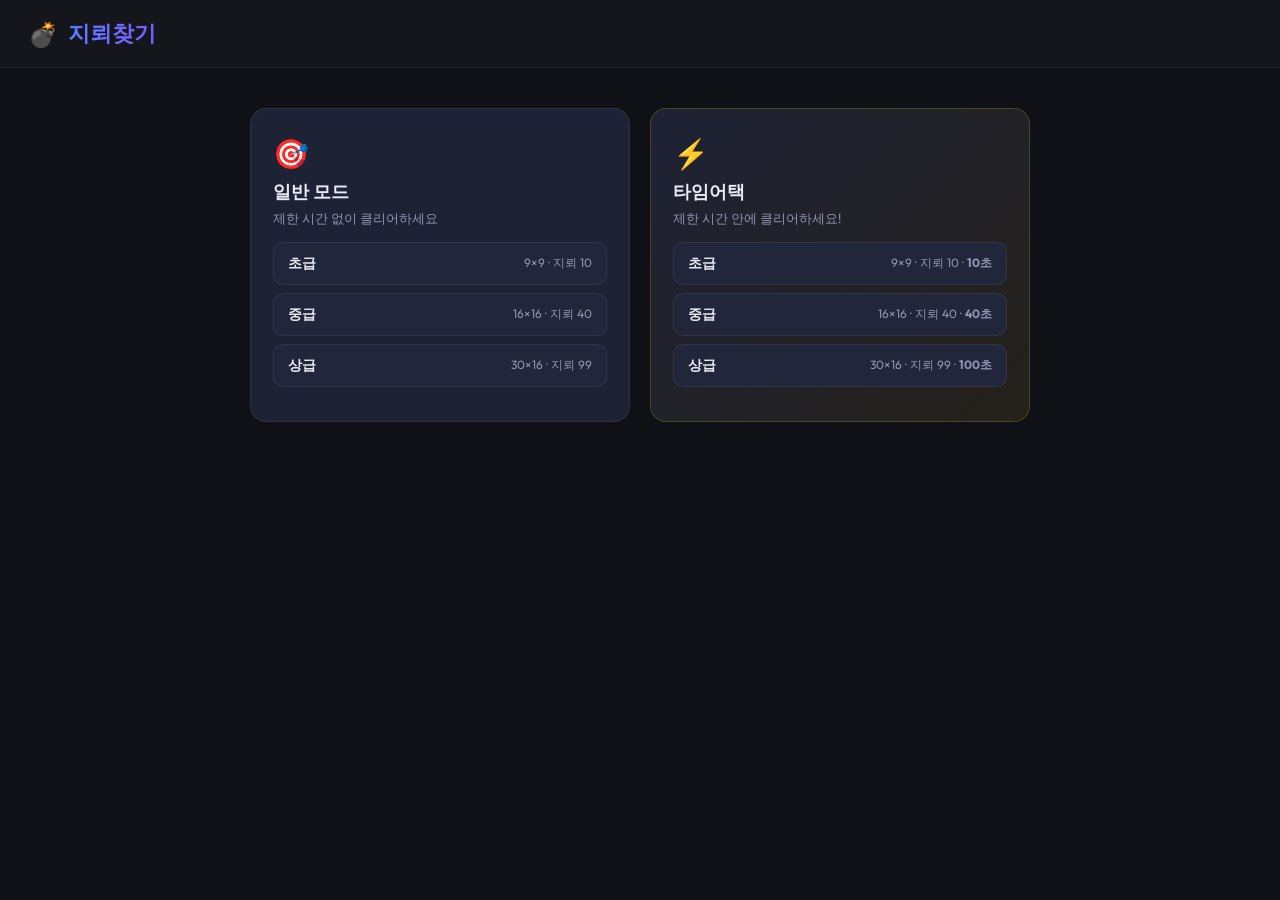
<file: index.html>
<!DOCTYPE html>
<html lang="ko">
<head>
<meta charset="UTF-8">
<meta name="viewport" content="width=device-width, initial-scale=1.0">
<title>지뢰찾기</title>
<link href="https://fonts.googleapis.com/css2?family=Outfit:wght@400;600;700;800&display=swap" rel="stylesheet">
<style>
* { box-sizing: border-box; margin: 0; padding: 0; }

body {
  font-family: 'Outfit', 'Malgun Gothic', sans-serif;
  background: #0f1117;
  color: #e8eaf6;
  min-height: 100vh;
}

/* ─── HEADER ─── */
.header {
  padding: 18px 28px;
  border-bottom: 1px solid rgba(255,255,255,0.07);
  background: rgba(255,255,255,0.02);
  display: flex;
  align-items: center;
  gap: 10px;
}
.logo-mine { font-size: 1.5rem; display: inline-block; animation: sway 3s infinite; }
@keyframes sway { 0%,100%{transform:rotate(-8deg)} 50%{transform:rotate(8deg)} }
.logo-text {
  font-size: 1.4rem; font-weight: 800;
  background: linear-gradient(90deg,#5b7cff,#7c5bff);
  -webkit-background-clip: text; -webkit-text-fill-color: transparent;
  background-clip: text;
}

/* ─── MODE SECTION ─── */
#modeSection {
  max-width: 820px;
  margin: 40px auto;
  padding: 0 20px;
}
.mode-grid {
  display: grid;
  grid-template-columns: 1fr 1fr;
  gap: 20px;
}
@media(max-width:600px){ .mode-grid{ grid-template-columns:1fr; } }
.mode-card {
  background: #1e2235;
  border: 1px solid rgba(255,255,255,0.07);
  border-radius: 16px;
  padding: 26px 22px;
}
.mode-card.ta-card {
  background: linear-gradient(135deg,#1e2235,#25211a);
  border-color: rgba(246,201,14,0.2);
}
.mode-card h2 { font-size: 1.15rem; font-weight: 700; margin: 8px 0 6px; }
.mode-card p  { font-size: 0.82rem; color: #9195b0; margin-bottom: 14px; }
.mode-icon { font-size: 1.8rem; }

.diff-btn {
  display: flex;
  justify-content: space-between;
  align-items: center;
  width: 100%;
  padding: 11px 14px;
  margin-bottom: 8px;
  border-radius: 10px;
  border: 1px solid rgba(255,255,255,0.07);
  background: #22263a;
  color: #e8eaf6;
  cursor: pointer;
  font-family: inherit;
  font-size: 0.88rem;
  transition: all 0.15s;
  text-align: left;
}
.diff-btn:hover { background: #5b7cff; border-color: #5b7cff; transform: translateX(4px); }
.diff-btn.ta-btn:hover { background: #f6c90e; border-color: #f6c90e; color: #1a1500; }
.diff-btn .name { font-weight: 700; }
.diff-btn .info { font-size: 0.75rem; color: #9195b0; }
.diff-btn:hover .info { color: rgba(255,255,255,0.75); }
.diff-btn.ta-btn:hover .info { color: rgba(30,20,0,0.7); }

/* ─── GAME SECTION ─── */
#gameSection { display: none; flex-direction: column; align-items: center; padding: 20px 16px 40px; gap: 14px; }
#gameSection.show { display: flex; }

/* top bar */
.topbar {
  width: 100%;
  max-width: 1100px;
  display: flex;
  align-items: center;
  justify-content: space-between;
  background: #1e2235;
  border: 1px solid rgba(255,255,255,0.07);
  border-radius: 14px;
  padding: 10px 16px;
  gap: 10px;
  flex-wrap: wrap;
}
.topbar-left, .topbar-right { display: flex; align-items: center; gap: 10px; flex: 1; }
.topbar-right { justify-content: flex-end; }
.topbar-center { display: flex; align-items: center; gap: 16px; }

.back-btn {
  background: #22263a; border: 1px solid rgba(255,255,255,0.07);
  color: #9195b0; padding: 7px 13px; border-radius: 8px;
  cursor: pointer; font-family: inherit; font-size: 0.83rem;
  transition: all 0.15s;
}
.back-btn:hover { color: #e8eaf6; background: #0f1117; }

.badge {
  background: linear-gradient(90deg,#5b7cff,#7c5bff);
  color: #fff; padding: 4px 12px; border-radius: 20px;
  font-size: 0.75rem; font-weight: 700;
}

.stat-box {
  display: flex; align-items: center; gap: 6px;
  background: #22263a; border: 1px solid rgba(255,255,255,0.07);
  border-radius: 10px; padding: 7px 14px; min-width: 68px; justify-content: center;
}
.stat-val { font-size: 1.05rem; font-weight: 700; font-variant-numeric: tabular-nums; }
.timer-val { color: #22d3ee; }

.face-btn {
  width: 46px; height: 46px; border-radius: 50%;
  border: 2px solid rgba(255,255,255,0.1);
  background: #22263a; font-size: 1.3rem;
  cursor: pointer; display: flex; align-items: center; justify-content: center;
  transition: all 0.2s;
}
.face-btn:hover { transform: rotate(20deg) scale(1.1); background: #5b7cff; border-color: #5b7cff; }

.hint-btn {
  background: #2a2800; border: 1px solid rgba(246,201,14,0.35);
  color: #f6c90e; padding: 7px 14px; border-radius: 10px;
  cursor: pointer; font-family: inherit; font-size: 0.85rem; font-weight: 700;
  transition: all 0.15s;
}
.hint-btn:hover { background: #3a3600; box-shadow: 0 4px 14px rgba(246,201,14,0.2); }
.hint-penalty { font-size: 0.7rem; font-weight: 400; opacity: 0.75; }

/* time attack bar */
.ta-bar {
  width: 100%; max-width: 1100px;
  background: #1e2235; border: 1px solid rgba(246,201,14,0.18);
  border-radius: 12px; padding: 10px 18px;
  display: none; align-items: center; gap: 14px;
}
.ta-bar.show { display: flex; }
.ta-label { font-size: 0.78rem; color: #f6c90e; font-weight: 700; white-space: nowrap; }
.ta-track { flex: 1; height: 10px; background: #22263a; border-radius: 999px; overflow: hidden; }
.ta-fill {
  height: 100%; width: 100%;
  background: linear-gradient(90deg,#22c55e,#f6c90e);
  border-radius: 999px; transition: width 0.5s linear;
}
.ta-fill.warn { background: linear-gradient(90deg,#f6c90e,#ff8c00); }
.ta-fill.danger { background: linear-gradient(90deg,#ff4f5e,#ff8c00); }
.ta-sec { font-size: 1rem; font-weight: 700; color: #f6c90e; min-width: 36px; text-align: right; }

/* ─── BOARD ─── */
.board-scroll { width: 100%; overflow-x: auto; display: flex; justify-content: center; }
.board-outer {
  background: #1e2235; border: 1px solid rgba(255,255,255,0.07);
  border-radius: 16px; padding: 12px; display: inline-block;
}
#board {
  display: grid;
  gap: 3px;
}

/* ─── CELLS ─── */
.cell {
  width: 36px; height: 36px;
  border-radius: 6px;
  display: flex; align-items: center; justify-content: center;
  font-size: 0.88rem; font-weight: 700;
  cursor: pointer;
  border: 1px solid transparent;
  transition: transform 0.1s, background 0.12s;
  user-select: none;
}
.cell.covered {
  background: #22263a;
  border-color: rgba(255,255,255,0.1);
  box-shadow: inset 0 1px 0 rgba(255,255,255,0.08);
}
.cell.covered:hover {
  background: #2e3450; border-color: #5b7cff;
  transform: scale(1.1); z-index: 2; position: relative;
}
.cell.flagged {
  background: #2a1a1a; border-color: rgba(255,79,94,0.35);
}
.cell.open {
  background: #1a1d27; border-color: rgba(255,255,255,0.04);
  cursor: default;
}
.cell.open:hover { transform: none; }
.cell.chord-ready { background: #1e2540; border-color: rgba(91,124,255,0.55); cursor: pointer; }

.cell.mine-explode {
  background: radial-gradient(circle,#ff3030,#8b0000);
  border-color: #ff4f5e;
  animation: boom 0.4s ease-out;
}
.cell.mine-show { background: #2a1a1a; border-color: rgba(255,79,94,0.2); cursor: default; }

@keyframes boom { 0%{transform:scale(1.5)} 60%{transform:scale(0.9)} 100%{transform:scale(1)} }
@keyframes pop  { 0%{transform:scale(0.8);opacity:0.4} 60%{transform:scale(1.08)} 100%{transform:scale(1);opacity:1} }
@keyframes glow { 0%{box-shadow:0 0 0 0 rgba(246,201,14,0.9)} 70%{box-shadow:0 0 0 10px rgba(246,201,14,0)} 100%{box-shadow:none} }

.cell.chord-pop { animation: pop 0.22s ease-out; }
.cell.hint-glow { animation: glow 0.65s ease-out; }

/* number colors */
.n1{color:#5b7cff} .n2{color:#22c55e} .n3{color:#ff4f5e}
.n4{color:#7c5bff} .n5{color:#ff8c00} .n6{color:#22d3ee}
.n7{color:#ec4899} .n8{color:#9195b0}

/* ─── FOOTER HINT ─── */
.footer-hint {
  font-size: 0.78rem; color: #555a7a;
  background: #1a1d27; border: 1px solid rgba(255,255,255,0.05);
  border-radius: 8px; padding: 7px 16px;
  max-width: 1100px; width: 100%; text-align: center;
}

/* ─── RESULT MODAL ─── */
#resultModal {
  display: none; position: fixed; inset: 0;
  background: rgba(5,7,15,0.88); backdrop-filter: blur(8px);
  align-items: center; justify-content: center; z-index: 999;
}
#resultModal.show { display: flex; animation: fadeIn 0.3s; }
@keyframes fadeIn { from{opacity:0} to{opacity:1} }

.result-box {
  background: #1e2235; border: 1px solid rgba(255,255,255,0.09);
  border-radius: 22px; padding: 38px 46px;
  display: flex; flex-direction: column; align-items: center; gap: 14px;
  min-width: 300px; animation: slideUp 0.3s ease;
  box-shadow: 0 20px 60px rgba(0,0,0,0.6);
}
@keyframes slideUp { from{transform:translateY(28px) scale(0.96);opacity:0} to{transform:none;opacity:1} }

.result-emoji { font-size: 3.2rem; animation: bounceY 0.5s ease; }
@keyframes bounceY { 0%,100%{transform:translateY(0)} 50%{transform:translateY(-10px)} }
.result-title { font-size: 1.7rem; font-weight: 800; }
.result-sub { color: #9195b0; font-size: 0.9rem; text-align: center; }

.result-stats {
  display: flex; gap: 22px;
  background: #22263a; border-radius: 12px;
  padding: 14px 22px; border: 1px solid rgba(255,255,255,0.07);
}
.rstat { display: flex; flex-direction: column; align-items: center; gap: 3px; }
.rstat-label { font-size: 0.74rem; color: #9195b0; }
.rstat-val   { font-size: 1.2rem; font-weight: 700; }

.result-btns { display: flex; gap: 10px; }
.rbtn {
  padding: 11px 26px; border-radius: 10px; border: none;
  cursor: pointer; font-family: inherit; font-size: 0.9rem; font-weight: 700;
  transition: all 0.15s;
}
.rbtn.primary { background: linear-gradient(135deg,#5b7cff,#7c5bff); color: #fff; }
.rbtn.primary:hover { transform: translateY(-2px); box-shadow: 0 6px 18px rgba(91,124,255,0.4); }
.rbtn.secondary {
  background: #22263a; color: #9195b0;
  border: 1px solid rgba(255,255,255,0.07);
}
.rbtn.secondary:hover { color: #e8eaf6; }

/* flash */
@keyframes flashRed   { 0%{background:rgba(255,79,94,0.25)}  100%{background:transparent} }
@keyframes flashGreen { 0%{background:rgba(34,197,94,0.25)}  100%{background:transparent} }
.flash-red   { animation: flashRed   0.5s ease; }
.flash-green { animation: flashGreen 0.5s ease; }

::-webkit-scrollbar{width:5px;height:5px}
::-webkit-scrollbar-track{background:#0f1117}
::-webkit-scrollbar-thumb{background:#22263a;border-radius:3px}
</style>
</head>
<body>

<!-- HEADER -->
<div class="header">
  <span class="logo-mine">💣</span>
  <span class="logo-text">지뢰찾기</span>
</div>

<!-- MODE SELECTION -->
<div id="modeSection">
  <div class="mode-grid">

    <!-- Normal -->
    <div class="mode-card">
      <div class="mode-icon">🎯</div>
      <h2>일반 모드</h2>
      <p>제한 시간 없이 클리어하세요</p>
      <button class="diff-btn" onclick="startGame('normal','easy')">
        <span class="name">초급</span>
        <span class="info">9×9 · 지뢰 10</span>
      </button>
      <button class="diff-btn" onclick="startGame('normal','medium')">
        <span class="name">중급</span>
        <span class="info">16×16 · 지뢰 40</span>
      </button>
      <button class="diff-btn" onclick="startGame('normal','hard')">
        <span class="name">상급</span>
        <span class="info">30×16 · 지뢰 99</span>
      </button>
    </div>

    <!-- Time Attack -->
    <div class="mode-card ta-card">
      <div class="mode-icon">⚡</div>
      <h2>타임어택</h2>
      <p>제한 시간 안에 클리어하세요!</p>
      <button class="diff-btn ta-btn" onclick="startGame('ta','easy')">
        <span class="name">초급</span>
        <span class="info">9×9 · 지뢰 10 · <b>10초</b></span>
      </button>
      <button class="diff-btn ta-btn" onclick="startGame('ta','medium')">
        <span class="name">중급</span>
        <span class="info">16×16 · 지뢰 40 · <b>40초</b></span>
      </button>
      <button class="diff-btn ta-btn" onclick="startGame('ta','hard')">
        <span class="name">상급</span>
        <span class="info">30×16 · 지뢰 99 · <b>100초</b></span>
      </button>
    </div>

  </div>
</div>

<!-- GAME SECTION -->
<div id="gameSection">

  <!-- Top bar -->
  <div class="topbar">
    <div class="topbar-left">
      <button class="back-btn" onclick="goMenu()">← 메뉴</button>
      <span class="badge" id="badge"></span>
    </div>
    <div class="topbar-center">
      <div class="stat-box">
        <span>💣</span>
        <span class="stat-val" id="mineDisp">0</span>
      </div>
      <button class="face-btn" id="faceBtn" onclick="restartGame()">😊</button>
      <div class="stat-box" id="timerBox">
        <span>⏱</span>
        <span class="stat-val timer-val" id="timerDisp">0</span>
      </div>
    </div>
    <div class="topbar-right">
      <button class="hint-btn" onclick="useHint()">
        💡 힌트 <span class="hint-penalty" id="hintPen"></span>
      </button>
    </div>
  </div>

  <!-- Time-attack bar -->
  <div class="ta-bar" id="taBar">
    <span class="ta-label">남은 시간</span>
    <div class="ta-track"><div class="ta-fill" id="taFill"></div></div>
    <span class="ta-sec" id="taSec">0</span>
  </div>

  <!-- Board -->
  <div class="board-scroll">
    <div class="board-outer">
      <div id="board"></div>
    </div>
  </div>

  <!-- Footer hint -->
  <div class="footer-hint">
    💡 <b>화음</b>: 숫자 칸 주변 깃발이 숫자와 같으면 <b>클릭 한 번</b>으로 나머지 칸이 열립니다
    &nbsp;|&nbsp; 우클릭으로 깃발 🚩
  </div>
</div>

<!-- RESULT MODAL -->
<div id="resultModal">
  <div class="result-box">
    <div class="result-emoji" id="resEmoji"></div>
    <div class="result-title" id="resTitle"></div>
    <div class="result-sub"   id="resSub"></div>
    <div class="result-stats">
      <div class="rstat"><span class="rstat-label">시간</span><span class="rstat-val" id="resTime"></span></div>
      <div class="rstat"><span class="rstat-label">힌트 사용</span><span class="rstat-val" id="resHints"></span></div>
    </div>
    <div class="result-btns">
      <button class="rbtn primary"    onclick="restartGame(); closeModal()">다시 도전</button>
      <button class="rbtn secondary"  onclick="goMenu();      closeModal()">메뉴로</button>
    </div>
  </div>
</div>

<script>
// ────────────────────────────────────────────────
//  CONFIG
// ────────────────────────────────────────────────
var CFG = {
  easy:   { rows:9,  cols:9,  mines:10 },
  medium: { rows:16, cols:16, mines:40 },
  hard:   { rows:16, cols:30, mines:99 }
};
var TIME_LIMIT = { easy:10, medium:40, hard:100 };

// ────────────────────────────────────────────────
//  STATE
// ────────────────────────────────────────────────
var G = {};   // game state

function resetState(mode, level) {
  var cfg = CFG[level];
  G = {
    mode:       mode,
    level:      level,
    rows:       cfg.rows,
    cols:       cfg.cols,
    totalMines: cfg.mines,
    flagCount:  0,
    grid:       [],       // grid[r][c] = { mine, revealed, flagged, adj }
    status:     'idle',   // idle | playing | won | lost
    first:      true,
    elapsed:    0,
    remaining:  (mode === 'ta') ? TIME_LIMIT[level] : 0,
    timeLimit:  TIME_LIMIT[level],
    hintCount:  0,
    ticker:     null
  };
}

// ────────────────────────────────────────────────
//  DOM helpers
// ────────────────────────────────────────────────
function el(id) { return document.getElementById(id); }

function cellEl(r, c) {
  return el('board').querySelector('[data-r="'+r+'"][data-c="'+c+'"]');
}

// ────────────────────────────────────────────────
//  NAVIGATION
// ────────────────────────────────────────────────
function goMenu() {
  stopTicker();
  el('modeSection').style.display = '';
  el('gameSection').className = '';   // remove 'show'
}

function closeModal() {
  el('resultModal').className = '';
}

// ────────────────────────────────────────────────
//  START / RESTART
// ────────────────────────────────────────────────
function startGame(mode, level) {
  stopTicker();
  resetState(mode, level);

  // show game section, hide menu
  el('modeSection').style.display = 'none';
  el('gameSection').className = 'show';
  el('resultModal').className = '';

  // badge & hint label
  var lvNames = { easy:'초급', medium:'중급', hard:'상급' };
  var mLabel  = (mode === 'ta') ? '⚡ 타임어택' : '🎯 일반';
  el('badge').textContent = mLabel + ' · ' + lvNames[level];
  el('hintPen').textContent = (mode === 'ta') ? '(-10초)' : '(+10초)';

  // timer / TA bar
  if (mode === 'ta') {
    el('timerBox').style.display = 'none';
    el('taBar').className = 'ta-bar show';
    refreshTABar();
  } else {
    el('timerBox').style.display = '';
    el('taBar').className = 'ta-bar';
    el('timerDisp').textContent = '0';
  }

  el('faceBtn').textContent = '😊';
  G.hintCount = 0;
  refreshMineCount();
  buildGrid();
  buildDOM();
}

function restartGame() {
  startGame(G.mode, G.level);
}

// ────────────────────────────────────────────────
//  BUILD GRID (data only, no mines yet)
// ────────────────────────────────────────────────
function buildGrid() {
  G.grid = [];
  for (var r = 0; r < G.rows; r++) {
    G.grid[r] = [];
    for (var c = 0; c < G.cols; c++) {
      G.grid[r][c] = { mine:false, revealed:false, flagged:false, adj:0 };
    }
  }
}

// ────────────────────────────────────────────────
//  BUILD DOM
// ────────────────────────────────────────────────
function buildDOM() {
  var board = el('board');
  board.innerHTML = '';
  board.style.gridTemplateColumns = 'repeat(' + G.cols + ', 36px)';
  board.style.display = 'grid';
  board.style.gap = '3px';

  for (var r = 0; r < G.rows; r++) {
    for (var c = 0; c < G.cols; c++) {
      var div = document.createElement('div');
      div.className = 'cell covered';
      div.setAttribute('data-r', r);
      div.setAttribute('data-c', c);
      div.addEventListener('click',       makeLClick(r, c));
      div.addEventListener('contextmenu', makeRClick(r, c));
      board.appendChild(div);
    }
  }
}

function makeLClick(r, c) {
  return function(e) { e.preventDefault(); onLeftClick(r, c); };
}
function makeRClick(r, c) {
  return function(e) { e.preventDefault(); onRightClick(r, c); };
}

// ────────────────────────────────────────────────
//  MINE PLACEMENT (first click safety)
// ────────────────────────────────────────────────
function placeMines(safeR, safeC) {
  // safe zone: 3×3 around first click
  var safe = {};
  for (var dr = -1; dr <= 1; dr++)
    for (var dc = -1; dc <= 1; dc++) {
      var nr = safeR+dr, nc = safeC+dc;
      if (nr>=0 && nr<G.rows && nc>=0 && nc<G.cols)
        safe[nr+','+nc] = true;
    }

  var pool = [];
  for (var r = 0; r < G.rows; r++)
    for (var c = 0; c < G.cols; c++)
      if (!safe[r+','+c]) pool.push([r,c]);

  // shuffle
  for (var i = pool.length-1; i > 0; i--) {
    var j = Math.floor(Math.random()*(i+1));
    var tmp = pool[i]; pool[i] = pool[j]; pool[j] = tmp;
  }

  for (var m = 0; m < G.totalMines; m++) {
    G.grid[pool[m][0]][pool[m][1]].mine = true;
  }

  // compute adj
  for (var r2 = 0; r2 < G.rows; r2++)
    for (var c2 = 0; c2 < G.cols; c2++)
      if (!G.grid[r2][c2].mine)
        G.grid[r2][c2].adj = countAdj(r2, c2);
}

function countAdj(r, c) {
  var n = 0;
  eachNeighbor(r, c, function(nr, nc) { if (G.grid[nr][nc].mine) n++; });
  return n;
}

// ────────────────────────────────────────────────
//  CLICK HANDLERS
// ────────────────────────────────────────────────
function onLeftClick(r, c) {
  if (G.status === 'won' || G.status === 'lost') return;
  var cell = G.grid[r][c];
  if (cell.flagged) return;

  // first click
  if (G.first) {
    G.first = false;
    G.status = 'playing';
    placeMines(r, c);
    startTicker();
  }

  if (cell.revealed) {
    tryChord(r, c);
    return;
  }

  reveal(r, c);
  checkWin();
}

function onRightClick(r, c) {
  if (G.status === 'won' || G.status === 'lost') return;
  if (!G.first && G.status === 'idle') return;
  var cell = G.grid[r][c];
  if (cell.revealed) return;

  cell.flagged = !cell.flagged;
  G.flagCount += cell.flagged ? 1 : -1;
  paintCell(r, c);
  refreshMineCount();
}

// ────────────────────────────────────────────────
//  CHORD (single left-click on open number)
// ────────────────────────────────────────────────
function tryChord(r, c) {
  var cell = G.grid[r][c];
  if (!cell.revealed || cell.adj === 0) return;

  var flags = 0;
  eachNeighbor(r, c, function(nr, nc) { if (G.grid[nr][nc].flagged) flags++; });
  if (flags !== cell.adj) return;

  var hitMine = false;
  eachNeighbor(r, c, function(nr, nc) {
    var nb = G.grid[nr][nc];
    if (!nb.revealed && !nb.flagged) {
      if (nb.mine) {
        hitMine = true;
        nb.revealed = true;
        var div = cellEl(nr, nc);
        div.className = 'cell mine-explode';
        div.textContent = '💣';
      } else {
        reveal(nr, nc, true);
      }
    }
  });

  if (hitMine) { endGame(false); } else { checkWin(); }
}

// ────────────────────────────────────────────────
//  REVEAL (recursive flood-fill)
// ────────────────────────────────────────────────
function reveal(r, c, chordAnim) {
  var cell = G.grid[r][c];
  if (cell.revealed || cell.flagged) return;
  cell.revealed = true;

  if (cell.mine) {
    var div = cellEl(r, c);
    div.className = 'cell mine-explode';
    div.textContent = '💣';
    endGame(false);
    return;
  }

  paintCell(r, c, chordAnim);

  if (cell.adj === 0) {
    eachNeighbor(r, c, function(nr, nc) { reveal(nr, nc); });
  }
}

// ────────────────────────────────────────────────
//  PAINT CELL
// ────────────────────────────────────────────────
var NUM_CLASS = ['','n1','n2','n3','n4','n5','n6','n7','n8'];

function paintCell(r, c, chordAnim) {
  var cell = G.grid[r][c];
  var div  = cellEl(r, c);
  if (!div) return;

  if (cell.revealed) {
    var cls = 'cell open';
    if (chordAnim) cls += ' chord-pop';
    if (cell.adj > 0) cls += ' ' + NUM_CLASS[cell.adj];
    div.className   = cls;
    div.textContent = cell.adj > 0 ? cell.adj : '';
  } else if (cell.flagged) {
    div.className   = 'cell flagged';
    div.textContent = '🚩';
  } else {
    div.className   = 'cell covered';
    div.textContent = '';
  }
}

// ────────────────────────────────────────────────
//  WIN CHECK
// ────────────────────────────────────────────────
function checkWin() {
  for (var r = 0; r < G.rows; r++)
    for (var c = 0; c < G.cols; c++)
      if (!G.grid[r][c].mine && !G.grid[r][c].revealed) return;
  endGame(true);
}

// ────────────────────────────────────────────────
//  END GAME
// ────────────────────────────────────────────────
function endGame(won) {
  stopTicker();
  G.status = won ? 'won' : 'lost';
  el('faceBtn').textContent = won ? '😎' : '😵';

  if (!won) {
    // reveal all mines
    for (var r = 0; r < G.rows; r++)
      for (var c = 0; c < G.cols; c++) {
        var cell = G.grid[r][c];
        if (cell.mine && !cell.flagged) {
          var div = cellEl(r, c);
          div.className   = 'cell mine-show';
          div.textContent = '💣';
        }
      }
  }

  setTimeout(showResult, won ? 600 : 900);
}

function showResult() {
  var lvNames = { easy:'초급', medium:'중급', hard:'상급' };
  var emoji, title, sub;

  if (G.status === 'won') {
    emoji = '🎉'; title = '클리어!';
    sub = (G.mode === 'ta')
      ? '타임어택 성공! ' + G.remaining + '초 남았습니다.'
      : lvNames[G.level] + ' 모드 클리어!';
  } else if (G.mode === 'ta' && G.remaining <= 0) {
    emoji = '⏰'; title = '시간 초과!';
    sub = '제한 시간 안에 클리어하지 못했습니다.';
  } else {
    emoji = '💥'; title = '지뢰 폭발!';
    sub = '지뢰를 밟았습니다. 다시 도전해보세요!';
  }

  el('resEmoji').textContent  = emoji;
  el('resTitle').textContent  = title;
  el('resSub').textContent    = sub;

  var elapsed = (G.mode === 'ta') ? (G.timeLimit - G.remaining) : G.elapsed;
  el('resTime').textContent   = elapsed + '초';
  el('resHints').textContent  = G.hintCount + '회';

  el('resultModal').className = 'show';
}

// ────────────────────────────────────────────────
//  HINT
// ────────────────────────────────────────────────
function useHint() {
  if (G.status !== 'playing') return;

  // collect safe covered cells adjacent to any revealed cell
  var seen = {};
  var cands = [];
  for (var r = 0; r < G.rows; r++) {
    for (var c = 0; c < G.cols; c++) {
      if (!G.grid[r][c].revealed) continue;
      eachNeighbor(r, c, function(nr, nc) {
        var k = nr + ',' + nc;
        if (!seen[k] && !G.grid[nr][nc].revealed && !G.grid[nr][nc].flagged && !G.grid[nr][nc].mine) {
          seen[k] = true;
          cands.push([nr, nc]);
        }
      });
    }
  }
  if (cands.length === 0) return;

  var pick = cands[Math.floor(Math.random() * cands.length)];
  var hr = pick[0], hc = pick[1];

  G.hintCount++;
  reveal(hr, hc);

  // glow animation
  var hdiv = cellEl(hr, hc);
  if (hdiv) {
    hdiv.classList.add('hint-glow');
    setTimeout(function() { if(hdiv) hdiv.classList.remove('hint-glow'); }, 700);
  }

  // time penalty
  if (G.mode === 'normal') {
    G.elapsed += 10;
    el('timerDisp').textContent = G.elapsed;
    flash(el('timerBox'), 'flash-green');
  } else {
    G.remaining = Math.max(0, G.remaining - 10);
    refreshTABar();
    flash(el('taBar'), 'flash-red');
    if (G.remaining <= 0) { endGame(false); return; }
  }

  checkWin();
}

// ────────────────────────────────────────────────
//  TIMER
// ────────────────────────────────────────────────
function startTicker() {
  stopTicker();
  G.ticker = setInterval(function() {
    if (G.mode === 'normal') {
      G.elapsed++;
      el('timerDisp').textContent = G.elapsed;
    } else {
      G.remaining--;
      refreshTABar();
      if (G.remaining <= 0) {
        G.remaining = 0;
        refreshTABar();
        endGame(false);
      }
    }
  }, 1000);
}

function stopTicker() {
  if (G.ticker) { clearInterval(G.ticker); G.ticker = null; }
}

function refreshTABar() {
  var pct = G.timeLimit > 0 ? G.remaining / G.timeLimit : 0;
  el('taFill').style.width = Math.round(pct * 100) + '%';
  el('taSec').textContent  = G.remaining;
  el('taFill').className   = 'ta-fill' + (pct <= 0.25 ? ' danger' : pct <= 0.5 ? ' warn' : '');
}

function refreshMineCount() {
  el('mineDisp').textContent = G.totalMines - G.flagCount;
}

// ────────────────────────────────────────────────
//  CHORD HOVER HIGHLIGHT
// ────────────────────────────────────────────────
el('board').addEventListener('mouseover', function(e) {
  var div = e.target;
  if (!div.classList.contains('cell') || !div.classList.contains('open')) return;
  var r = +div.getAttribute('data-r'), c = +div.getAttribute('data-c');
  if (!G.grid || !G.grid[r]) return;
  var cell = G.grid[r][c];
  if (cell.adj === 0) return;
  var flags = 0;
  eachNeighbor(r, c, function(nr, nc) { if (G.grid[nr][nc].flagged) flags++; });
  if (flags === cell.adj) div.classList.add('chord-ready');
});

el('board').addEventListener('mouseout', function(e) {
  var div = e.target;
  if (div && div.classList) div.classList.remove('chord-ready');
});

el('board').addEventListener('contextmenu', function(e) { e.preventDefault(); });

// ────────────────────────────────────────────────
//  UTILITIES
// ────────────────────────────────────────────────
function eachNeighbor(r, c, fn) {
  for (var dr = -1; dr <= 1; dr++)
    for (var dc = -1; dc <= 1; dc++) {
      if (dr === 0 && dc === 0) continue;
      var nr = r+dr, nc = c+dc;
      if (nr >= 0 && nr < G.rows && nc >= 0 && nc < G.cols)
        fn(nr, nc);
    }
}

function flash(div, cls) {
  if (!div) return;
  div.classList.remove(cls);
  void div.offsetWidth;
  div.classList.add(cls);
  setTimeout(function(){ if(div) div.classList.remove(cls); }, 600);
}
</script>
</body>
</html>
</file>
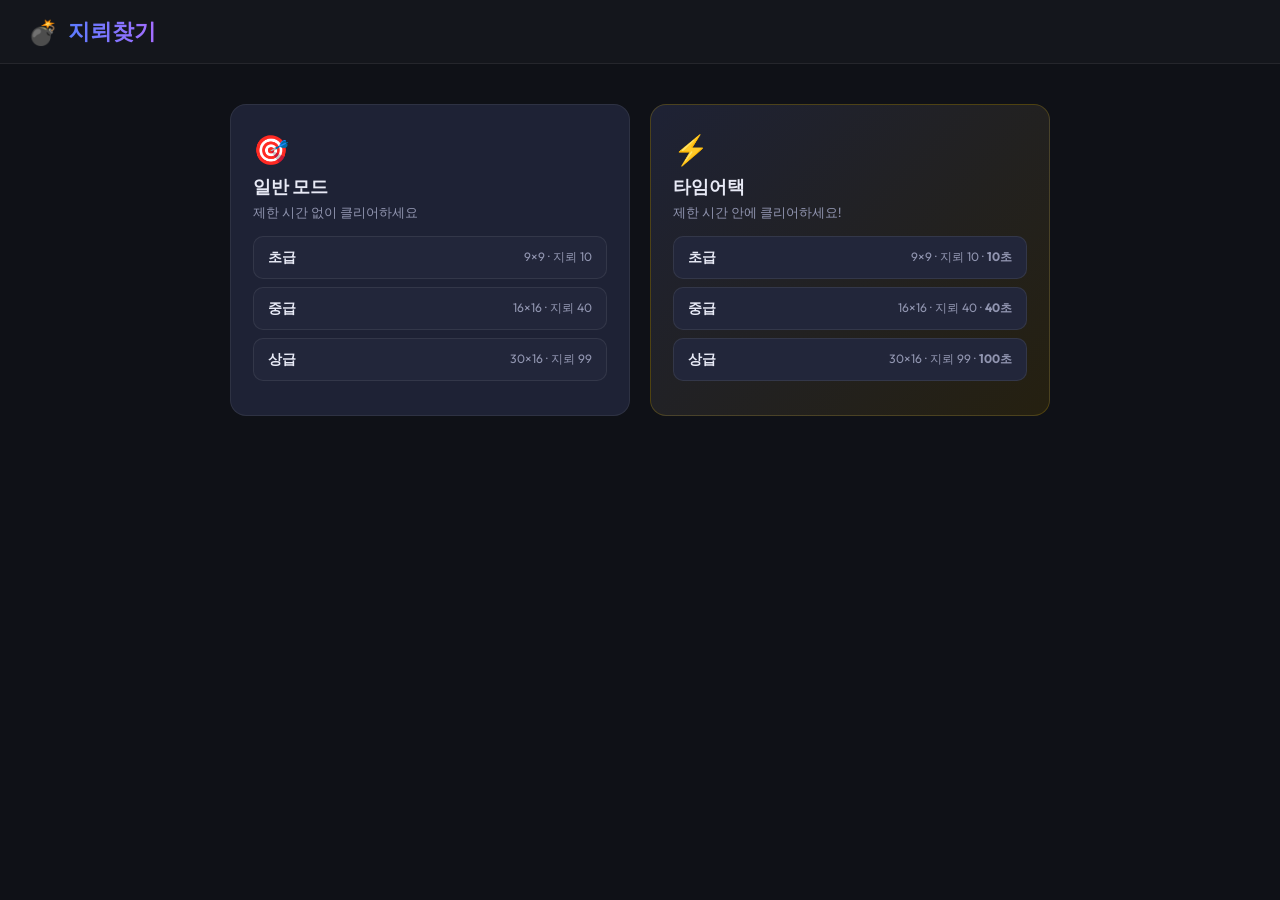
<file: minesweeper.html>
<!DOCTYPE html>
<html lang="ko">
<head>
<meta charset="UTF-8">
<meta name="viewport" content="width=device-width, initial-scale=1.0">
<title>지뢰찾기</title>
<link href="https://fonts.googleapis.com/css2?family=Outfit:wght@400;600;700;800&display=swap" rel="stylesheet">
<style>
*{box-sizing:border-box;margin:0;padding:0}
body{
  font-family:'Outfit','Malgun Gothic',sans-serif;
  background:#0f1117;
  color:#e8eaf6;
  min-height:100vh;
}

/* ── HEADER ── */
.hdr{
  padding:16px 28px;
  border-bottom:1px solid rgba(255,255,255,.07);
  display:flex;align-items:center;gap:10px;
  background:rgba(255,255,255,.02);
}
.hdr-mine{font-size:1.5rem;animation:sway 3s ease-in-out infinite;display:inline-block}
@keyframes sway{0%,100%{transform:rotate(-8deg)}50%{transform:rotate(8deg)}}
.hdr-title{
  font-size:1.4rem;font-weight:800;
  background:linear-gradient(90deg,#5b7cff,#a56dff);
  -webkit-background-clip:text;-webkit-text-fill-color:transparent;
  background-clip:text;
}

/* ── SCREENS ── */
#screen-menu{padding:40px 20px}
#screen-game{display:none;flex-direction:column;align-items:center;padding:20px 16px 40px;gap:14px}

/* ── MENU CARDS ── */
.cards{display:grid;grid-template-columns:1fr 1fr;gap:20px;max-width:820px;margin:0 auto}
@media(max-width:580px){.cards{grid-template-columns:1fr}}
.card{
  background:#1e2235;border:1px solid rgba(255,255,255,.07);
  border-radius:16px;padding:26px 22px;
}
.card.ta{background:linear-gradient(135deg,#1e2235,#252010);border-color:rgba(246,201,14,.2)}
.card-icon{font-size:1.8rem}
.card h2{font-size:1.1rem;font-weight:700;margin:8px 0 5px}
.card p{font-size:.82rem;color:#9195b0;margin-bottom:14px}

.mbtn{
  display:flex;justify-content:space-between;align-items:center;
  width:100%;padding:11px 14px;margin-bottom:8px;
  border-radius:10px;border:1px solid rgba(255,255,255,.08);
  background:#22263a;color:#e8eaf6;
  cursor:pointer;font-family:inherit;font-size:.88rem;
  transition:background .15s,transform .15s,border-color .15s;
  text-align:left;
}
.mbtn:hover{background:#5b7cff;border-color:#5b7cff;transform:translateX(4px)}
.mbtn.ta:hover{background:#f6c90e;border-color:#f6c90e;color:#1a1500}
.mbtn .mn{font-weight:700}
.mbtn .mi{font-size:.76rem;color:#9195b0}
.mbtn:hover .mi{color:rgba(255,255,255,.75)}
.mbtn.ta:hover .mi{color:rgba(30,20,0,.75)}

/* ── TOPBAR ── */
.topbar{
  width:100%;max-width:1200px;
  display:flex;align-items:center;justify-content:space-between;
  background:#1e2235;border:1px solid rgba(255,255,255,.07);
  border-radius:14px;padding:10px 16px;gap:10px;flex-wrap:wrap;
}
.tb-l,.tb-r{display:flex;align-items:center;gap:10px;flex:1}
.tb-r{justify-content:flex-end}
.tb-c{display:flex;align-items:center;gap:14px}

.back-btn{
  background:#22263a;border:1px solid rgba(255,255,255,.07);
  color:#9195b0;padding:7px 13px;border-radius:8px;
  cursor:pointer;font-family:inherit;font-size:.83rem;transition:all .15s;
}
.back-btn:hover{color:#e8eaf6;background:#0f1117}

.badge{
  background:linear-gradient(90deg,#5b7cff,#a56dff);
  color:#fff;padding:4px 12px;border-radius:20px;
  font-size:.75rem;font-weight:700;
}

.sbox{
  display:flex;align-items:center;gap:6px;
  background:#22263a;border:1px solid rgba(255,255,255,.07);
  border-radius:10px;padding:7px 14px;min-width:66px;justify-content:center;
}
.sval{font-size:1.05rem;font-weight:700;font-variant-numeric:tabular-nums}
.tval{color:#22d3ee}

.face{
  width:46px;height:46px;border-radius:50%;
  border:2px solid rgba(255,255,255,.1);
  background:#22263a;font-size:1.3rem;
  cursor:pointer;display:flex;align-items:center;justify-content:center;
  transition:all .2s;
}
.face:hover{transform:rotate(18deg) scale(1.1);background:#5b7cff;border-color:#5b7cff}

.hbtn{
  background:#272500;border:1px solid rgba(246,201,14,.35);
  color:#f6c90e;padding:7px 14px;border-radius:10px;
  cursor:pointer;font-family:inherit;font-size:.85rem;font-weight:700;
  transition:all .15s;white-space:nowrap;
}
.hbtn:hover{background:#333000;box-shadow:0 4px 14px rgba(246,201,14,.2)}
.hpen{font-size:.7rem;font-weight:400;opacity:.75}

/* ── TA BAR ── */
.tabar{
  width:100%;max-width:1200px;
  background:#1e2235;border:1px solid rgba(246,201,14,.18);
  border-radius:12px;padding:10px 18px;
  display:none;align-items:center;gap:14px;
}
.ta-lbl{font-size:.78rem;color:#f6c90e;font-weight:700;white-space:nowrap}
.ta-track{flex:1;height:10px;background:#22263a;border-radius:999px;overflow:hidden}
.ta-fill{
  height:100%;width:100%;border-radius:999px;
  background:linear-gradient(90deg,#22c55e,#f6c90e);
  transition:width .8s linear;
}
.ta-fill.w{background:linear-gradient(90deg,#f6c90e,#ff8c00)}
.ta-fill.d{background:linear-gradient(90deg,#ff4f5e,#ff8c00)}
.ta-sec{font-size:1rem;font-weight:700;color:#f6c90e;min-width:34px;text-align:right}

/* ── BOARD ── */
.bscroll{width:100%;overflow-x:auto;display:flex;justify-content:center}
.bouter{
  background:#1e2235;border:1px solid rgba(255,255,255,.07);
  border-radius:16px;padding:12px;display:inline-block;
}
#board{display:grid;gap:3px}

/* ── CELLS ── */
.cell{
  width:36px;height:36px;
  border-radius:6px;
  display:flex;align-items:center;justify-content:center;
  font-size:.88rem;font-weight:700;
  cursor:pointer;
  border:1px solid transparent;
  user-select:none;
  transition:transform .1s,background .12s;
}
.cell.cov{
  background:#22263a;
  border-color:rgba(255,255,255,.1);
  box-shadow:inset 0 1px 0 rgba(255,255,255,.08);
}
.cell.cov:hover{
  background:#2e3450;border-color:#5b7cff;
  transform:scale(1.1);z-index:2;position:relative;
}
.cell.flag{background:#2a1a1a;border-color:rgba(255,79,94,.35)}
.cell.flag:hover{transform:scale(1.08);border-color:#ff4f5e}
.cell.open{background:#1a1d27;border-color:rgba(255,255,255,.04);cursor:default}
.cell.open:hover{transform:none}
.cell.chord{background:#1e2540;border-color:rgba(91,124,255,.5);cursor:pointer}
.cell.boom{background:radial-gradient(circle,#ff3030,#8b0000);border-color:#ff4f5e;animation:xplo .4s}
.cell.mshow{background:#2a1a1a;border-color:rgba(255,79,94,.2);cursor:default}

@keyframes xplo{0%{transform:scale(1.5)}60%{transform:scale(.9)}100%{transform:scale(1)}}
@keyframes pop{0%{transform:scale(.8);opacity:.4}60%{transform:scale(1.08)}100%{transform:scale(1);opacity:1}}
@keyframes glow{0%{box-shadow:0 0 0 0 rgba(246,201,14,.9)}70%{box-shadow:0 0 0 10px rgba(246,201,14,0)}100%{box-shadow:none}}

.cell.cpop{animation:pop .22s ease-out}
.cell.hglow{animation:glow .65s ease-out}

.n1{color:#5b7cff}.n2{color:#22c55e}.n3{color:#ff4f5e}
.n4{color:#a56dff}.n5{color:#ff8c00}.n6{color:#22d3ee}
.n7{color:#ec4899}.n8{color:#9195b0}

/* ── FOOTER ── */
.ftip{
  font-size:.78rem;color:#555a7a;
  background:#1a1d27;border:1px solid rgba(255,255,255,.05);
  border-radius:8px;padding:7px 16px;
  max-width:1200px;width:100%;text-align:center;
}

/* ── MODAL ── */
.modal{
  display:none;position:fixed;inset:0;
  background:rgba(5,7,15,.88);backdrop-filter:blur(8px);
  align-items:center;justify-content:center;z-index:999;
}
.modal.show{display:flex;animation:fin .3s}
@keyframes fin{from{opacity:0}to{opacity:1}}
.mbox{
  background:#1e2235;border:1px solid rgba(255,255,255,.09);
  border-radius:22px;padding:38px 46px;
  display:flex;flex-direction:column;align-items:center;gap:14px;
  min-width:300px;animation:sUp .3s ease;
  box-shadow:0 20px 60px rgba(0,0,0,.6);
}
@keyframes sUp{from{transform:translateY(28px) scale(.95);opacity:0}to{transform:none;opacity:1}}
.moji{font-size:3.2rem;animation:by .5s}
@keyframes by{0%,100%{transform:translateY(0)}50%{transform:translateY(-10px)}}
.mtitle{font-size:1.7rem;font-weight:800}
.msub{color:#9195b0;font-size:.9rem;text-align:center}
.mstats{
  display:flex;gap:22px;background:#22263a;
  border-radius:12px;padding:14px 22px;border:1px solid rgba(255,255,255,.07);
}
.ms{display:flex;flex-direction:column;align-items:center;gap:3px}
.mslbl{font-size:.74rem;color:#9195b0}
.msval{font-size:1.2rem;font-weight:700}
.mbtns{display:flex;gap:10px}
.mbtn2{
  padding:11px 26px;border-radius:10px;border:none;
  cursor:pointer;font-family:inherit;font-size:.9rem;font-weight:700;transition:all .15s;
}
.mbtn2.p{background:linear-gradient(135deg,#5b7cff,#a56dff);color:#fff}
.mbtn2.p:hover{transform:translateY(-2px);box-shadow:0 6px 18px rgba(91,124,255,.4)}
.mbtn2.s{background:#22263a;color:#9195b0;border:1px solid rgba(255,255,255,.07)}
.mbtn2.s:hover{color:#e8eaf6}

/* flash */
@keyframes fR{0%{background:rgba(255,79,94,.25)}100%{background:transparent}}
@keyframes fG{0%{background:rgba(34,197,94,.25)}100%{background:transparent}}
.fr{animation:fR .5s ease}
.fg{animation:fG .5s ease}

::-webkit-scrollbar{width:5px;height:5px}
::-webkit-scrollbar-track{background:#0f1117}
::-webkit-scrollbar-thumb{background:#22263a;border-radius:3px}
</style>
</head>
<body>

<!-- HEADER -->
<div class="hdr">
  <span class="hdr-mine">💣</span>
  <span class="hdr-title">지뢰찾기</span>
</div>

<!-- ── MENU SCREEN ── -->
<div id="screen-menu">
  <div class="cards">

    <div class="card">
      <div class="card-icon">🎯</div>
      <h2>일반 모드</h2>
      <p>제한 시간 없이 클리어하세요</p>
      <button class="mbtn" onclick="startGame('normal','easy')">
        <span class="mn">초급</span><span class="mi">9×9 · 지뢰 10</span>
      </button>
      <button class="mbtn" onclick="startGame('normal','medium')">
        <span class="mn">중급</span><span class="mi">16×16 · 지뢰 40</span>
      </button>
      <button class="mbtn" onclick="startGame('normal','hard')">
        <span class="mn">상급</span><span class="mi">30×16 · 지뢰 99</span>
      </button>
    </div>

    <div class="card ta">
      <div class="card-icon">⚡</div>
      <h2>타임어택</h2>
      <p>제한 시간 안에 클리어하세요!</p>
      <button class="mbtn ta" onclick="startGame('ta','easy')">
        <span class="mn">초급</span><span class="mi">9×9 · 지뢰 10 · <b>10초</b></span>
      </button>
      <button class="mbtn ta" onclick="startGame('ta','medium')">
        <span class="mn">중급</span><span class="mi">16×16 · 지뢰 40 · <b>40초</b></span>
      </button>
      <button class="mbtn ta" onclick="startGame('ta','hard')">
        <span class="mn">상급</span><span class="mi">30×16 · 지뢰 99 · <b>100초</b></span>
      </button>
    </div>

  </div>
</div>

<!-- ── GAME SCREEN ── -->
<div id="screen-game">

  <div class="topbar">
    <div class="tb-l">
      <button class="back-btn" onclick="goMenu()">← 메뉴</button>
      <span class="badge" id="badge">-</span>
    </div>
    <div class="tb-c">
      <div class="sbox"><span>💣</span><span class="sval" id="mDisp">0</span></div>
      <button class="face" id="faceBtn" onclick="restartGame()">😊</button>
      <div class="sbox" id="timerBox">
        <span>⏱</span><span class="sval tval" id="tDisp">0</span>
      </div>
    </div>
    <div class="tb-r">
      <button class="hbtn" onclick="useHint()">
        💡 힌트 <span class="hpen" id="hpen"></span>
      </button>
    </div>
  </div>

  <div class="tabar" id="tabar">
    <span class="ta-lbl">남은 시간</span>
    <div class="ta-track"><div class="ta-fill" id="taFill"></div></div>
    <span class="ta-sec" id="taSec">0</span>
  </div>

  <div class="bscroll">
    <div class="bouter">
      <div id="board"></div>
    </div>
  </div>

  <div class="ftip">
    💡 <b>화음</b>: 숫자 칸 주변 깃발 수 = 숫자이면 <b>좌클릭 한 번</b>으로 나머지 칸이 열립니다
    &nbsp;|&nbsp; 🚩 우클릭으로 깃발
  </div>
</div>

<!-- ── RESULT MODAL ── -->
<div class="modal" id="modal">
  <div class="mbox">
    <div class="moji" id="moji">🎉</div>
    <div class="mtitle" id="mtitle">클리어!</div>
    <div class="msub" id="msub"></div>
    <div class="mstats">
      <div class="ms"><span class="mslbl">시간</span><span class="msval" id="mtime">-</span></div>
      <div class="ms"><span class="mslbl">힌트 사용</span><span class="msval" id="mhints">-</span></div>
    </div>
    <div class="mbtns">
      <button class="mbtn2 p" onclick="restartGame();closeModal()">다시 도전</button>
      <button class="mbtn2 s" onclick="goMenu();closeModal()">메뉴로</button>
    </div>
  </div>
</div>

<script>
// ════════════════════════════════════════════════
//  CONFIG
// ════════════════════════════════════════════════
var CFG = {
  easy:   {rows:9,  cols:9,  mines:10},
  medium: {rows:16, cols:16, mines:40},
  hard:   {rows:16, cols:30, mines:99}
};
var TLIMIT = {easy:10, medium:40, hard:100};
var NC = ['','n1','n2','n3','n4','n5','n6','n7','n8'];

// ════════════════════════════════════════════════
//  STATE
// ════════════════════════════════════════════════
var G = {
  mode:'normal', level:'easy',
  rows:0, cols:0, totalMines:0,
  grid:null,          // flat array, index = r*cols+c
  status:'idle',      // idle|playing|won|lost
  first:true,
  elapsed:0,
  remaining:0,
  timeLimit:0,
  flagCount:0,
  hintCount:0,
  ticker:null
};

// ════════════════════════════════════════════════
//  HELPERS
// ════════════════════════════════════════════════
function gi(r,c){ return r*G.cols+c; }

function inBounds(r,c){ return r>=0&&r<G.rows&&c>=0&&c<G.cols; }

function neighbors(r,c,fn){
  for(var dr=-1;dr<=1;dr++)
    for(var dc=-1;dc<=1;dc++){
      if(dr===0&&dc===0) continue;
      var nr=r+dr, nc=c+dc;
      if(inBounds(nr,nc)) fn(nr,nc);
    }
}

function $(id){ return document.getElementById(id); }

function cellDiv(r,c){
  return $('board').childNodes[gi(r,c)] || null;
}

// ════════════════════════════════════════════════
//  NAVIGATION
// ════════════════════════════════════════════════
function goMenu(){
  stopTicker();
  $('screen-menu').style.display='';
  $('screen-game').style.display='none';
}

function closeModal(){
  $('modal').className='modal';
}

// ════════════════════════════════════════════════
//  START GAME
// ════════════════════════════════════════════════
function startGame(mode, level){
  stopTicker();

  var cfg = CFG[level];
  G.mode       = mode;
  G.level      = level;
  G.rows       = cfg.rows;
  G.cols       = cfg.cols;
  G.totalMines = cfg.mines;
  G.status     = 'idle';
  G.first      = true;
  G.elapsed    = 0;
  G.remaining  = (mode==='ta') ? TLIMIT[level] : 0;
  G.timeLimit  = TLIMIT[level];
  G.flagCount  = 0;
  G.hintCount  = 0;
  G.ticker     = null;

  // build flat grid
  G.grid = [];
  var total = G.rows * G.cols;
  for(var i=0;i<total;i++){
    G.grid[i] = {mine:false, revealed:false, flagged:false, adj:0};
  }

  // show game screen
  $('screen-menu').style.display='none';
  $('screen-game').style.display='flex';
  $('modal').className='modal';

  // badge & hint label
  var lv = {easy:'초급',medium:'중급',hard:'상급'};
  var ml = (mode==='ta') ? '⚡ 타임어택' : '🎯 일반';
  $('badge').textContent = ml+' · '+lv[level];
  $('hpen').textContent  = (mode==='ta') ? '(-10초)' : '(+10초)';

  // timer vs TA bar
  if(mode==='ta'){
    $('timerBox').style.display='none';
    $('tabar').style.display='flex';
    refreshTA();
  } else {
    $('timerBox').style.display='';
    $('tabar').style.display='none';
    $('tDisp').textContent='0';
  }

  $('faceBtn').textContent='😊';
  refreshMines();
  buildBoard();
}

function restartGame(){
  startGame(G.mode, G.level);
}

// ════════════════════════════════════════════════
//  BUILD BOARD DOM
// ════════════════════════════════════════════════
function buildBoard(){
  var board = $('board');
  board.innerHTML = '';
  board.style.gridTemplateColumns = 'repeat('+G.cols+', 36px)';
  board.style.display = 'grid';
  board.style.gap = '3px';

  var total = G.rows*G.cols;
  for(var i=0;i<total;i++){
    var div = document.createElement('div');
    div.className = 'cell cov';
    div.setAttribute('data-i', i);
    board.appendChild(div);
  }
}

// single event delegation on board
$('board').addEventListener('click', function(e){
  var div = e.target;
  if(!div.hasAttribute('data-i')) return;
  var idx = parseInt(div.getAttribute('data-i'),10);
  var r = Math.floor(idx/G.cols);
  var c = idx % G.cols;
  onLeft(r,c);
});

$('board').addEventListener('contextmenu', function(e){
  e.preventDefault();
  var div = e.target;
  if(!div.hasAttribute('data-i')) return;
  var idx = parseInt(div.getAttribute('data-i'),10);
  var r = Math.floor(idx/G.cols);
  var c = idx % G.cols;
  onRight(r,c);
});

// chord hover
$('board').addEventListener('mouseover', function(e){
  var div = e.target;
  if(!div.hasAttribute('data-i')) return;
  var idx = parseInt(div.getAttribute('data-i'),10);
  var r = Math.floor(idx/G.cols);
  var c = idx % G.cols;
  if(!G.grid) return;
  var cell = G.grid[idx];
  if(!cell||!cell.revealed||cell.adj===0) return;
  var flags=0;
  neighbors(r,c,function(nr,nc){ if(G.grid[gi(nr,nc)].flagged) flags++; });
  if(flags===cell.adj) div.classList.add('chord');
});

$('board').addEventListener('mouseout', function(e){
  var div = e.target;
  if(div&&div.classList) div.classList.remove('chord');
});

// ════════════════════════════════════════════════
//  PLACE MINES (after first click)
// ════════════════════════════════════════════════
function placeMines(safeR, safeC){
  // mark safe zone
  var safe = {};
  neighbors(safeR, safeC, function(nr,nc){ safe[gi(nr,nc)]=true; });
  safe[gi(safeR,safeC)] = true;

  // pool of available positions
  var pool=[];
  for(var i=0;i<G.grid.length;i++){
    if(!safe[i]) pool.push(i);
  }

  // Fisher-Yates shuffle
  for(var j=pool.length-1;j>0;j--){
    var k=Math.floor(Math.random()*(j+1));
    var tmp=pool[j]; pool[j]=pool[k]; pool[k]=tmp;
  }

  // plant mines
  for(var m=0;m<G.totalMines;m++){
    G.grid[pool[m]].mine=true;
  }

  // compute adj counts
  for(var r=0;r<G.rows;r++){
    for(var c=0;c<G.cols;c++){
      if(!G.grid[gi(r,c)].mine){
        var n=0;
        neighbors(r,c,function(nr,nc){ if(G.grid[gi(nr,nc)].mine) n++; });
        G.grid[gi(r,c)].adj=n;
      }
    }
  }
}

// ════════════════════════════════════════════════
//  CLICK HANDLERS
// ════════════════════════════════════════════════
function onLeft(r,c){
  if(G.status==='won'||G.status==='lost') return;
  var cell=G.grid[gi(r,c)];
  if(cell.flagged) return;

  if(G.first){
    G.first=false;
    G.status='playing';
    placeMines(r,c);
    startTicker();
  }

  if(cell.revealed){
    tryChord(r,c);
    return;
  }

  reveal(r,c,false);
  checkWin();
}

function onRight(r,c){
  if(G.status==='won'||G.status==='lost') return;
  if(G.status==='idle') return;
  var cell=G.grid[gi(r,c)];
  if(cell.revealed) return;
  cell.flagged=!cell.flagged;
  G.flagCount += cell.flagged ? 1 : -1;
  paint(r,c,false);
  refreshMines();
}

// ════════════════════════════════════════════════
//  CHORD
// ════════════════════════════════════════════════
function tryChord(r,c){
  var cell=G.grid[gi(r,c)];
  if(!cell.revealed||cell.adj===0) return;
  var flags=0;
  neighbors(r,c,function(nr,nc){ if(G.grid[gi(nr,nc)].flagged) flags++; });
  if(flags!==cell.adj) return;

  var hitMine=false;
  var toOpen=[];
  neighbors(r,c,function(nr,nc){
    var nb=G.grid[gi(nr,nc)];
    if(!nb.revealed&&!nb.flagged) toOpen.push([nr,nc]);
  });

  for(var i=0;i<toOpen.length;i++){
    var nr=toOpen[i][0], nc=toOpen[i][1];
    var nb=G.grid[gi(nr,nc)];
    if(nb.mine){
      hitMine=true;
      nb.revealed=true;
      var div=cellDiv(nr,nc);
      if(div){ div.className='cell boom'; div.textContent='💣'; }
    } else {
      reveal(nr,nc,true);
    }
  }

  if(hitMine) endGame(false); else checkWin();
}

// ════════════════════════════════════════════════
//  REVEAL (flood fill)
// ════════════════════════════════════════════════
function reveal(r,c,anim){
  var cell=G.grid[gi(r,c)];
  if(cell.revealed||cell.flagged) return;
  cell.revealed=true;

  if(cell.mine){
    var div=cellDiv(r,c);
    if(div){ div.className='cell boom'; div.textContent='💣'; }
    endGame(false);
    return;
  }

  paint(r,c,anim);

  if(cell.adj===0){
    neighbors(r,c,function(nr,nc){ reveal(nr,nc,false); });
  }
}

// ════════════════════════════════════════════════
//  PAINT CELL
// ════════════════════════════════════════════════
function paint(r,c,anim){
  var cell=G.grid[gi(r,c)];
  var div=cellDiv(r,c);
  if(!div) return;

  if(cell.revealed){
    var cls='cell open';
    if(anim) cls+=' cpop';
    if(cell.adj>0) cls+=' '+NC[cell.adj];
    div.className=cls;
    div.textContent=cell.adj>0 ? cell.adj : '';
  } else if(cell.flagged){
    div.className='cell flag';
    div.textContent='🚩';
  } else {
    div.className='cell cov';
    div.textContent='';
  }
}

// ════════════════════════════════════════════════
//  WIN CHECK
// ════════════════════════════════════════════════
function checkWin(){
  for(var i=0;i<G.grid.length;i++){
    var c=G.grid[i];
    if(!c.mine&&!c.revealed) return;
  }
  endGame(true);
}

// ════════════════════════════════════════════════
//  END GAME
// ════════════════════════════════════════════════
function endGame(won){
  stopTicker();
  G.status=won?'won':'lost';
  $('faceBtn').textContent=won?'😎':'😵';

  if(!won){
    for(var r=0;r<G.rows;r++)
      for(var c=0;c<G.cols;c++){
        var cell=G.grid[gi(r,c)];
        if(cell.mine&&!cell.flagged&&!cell.revealed){
          var div=cellDiv(r,c);
          if(div){ div.className='cell mshow'; div.textContent='💣'; }
        }
      }
  }

  setTimeout(showResult, won?600:900);
}

function showResult(){
  var lv={easy:'초급',medium:'중급',hard:'상급'};
  var emoji,title,sub;

  if(G.status==='won'){
    emoji='🎉'; title='클리어!';
    sub=(G.mode==='ta')
      ? '타임어택 성공! '+G.remaining+'초 남았습니다.'
      : lv[G.level]+' 모드 클리어!';
  } else if(G.mode==='ta'&&G.remaining<=0){
    emoji='⏰'; title='시간 초과!';
    sub='제한 시간 안에 클리어하지 못했습니다.';
  } else {
    emoji='💥'; title='지뢰 폭발!';
    sub='지뢰를 밟았습니다. 다시 도전해보세요!';
  }

  $('moji').textContent  = emoji;
  $('mtitle').textContent = title;
  $('msub').textContent   = sub;

  var elapsed = (G.mode==='ta') ? (G.timeLimit-G.remaining) : G.elapsed;
  $('mtime').textContent  = elapsed+'초';
  $('mhints').textContent = G.hintCount+'회';

  $('modal').className='modal show';
}

// ════════════════════════════════════════════════
//  HINT
// ════════════════════════════════════════════════
function useHint(){
  if(G.status!=='playing') return;

  var seen={}, cands=[];
  for(var r=0;r<G.rows;r++){
    for(var c=0;c<G.cols;c++){
      if(!G.grid[gi(r,c)].revealed) continue;
      neighbors(r,c,function(nr,nc){
        var k=gi(nr,nc);
        var nb=G.grid[k];
        if(!seen[k]&&!nb.revealed&&!nb.flagged&&!nb.mine){
          seen[k]=true; cands.push([nr,nc]);
        }
      });
    }
  }
  if(cands.length===0) return;

  var pick=cands[Math.floor(Math.random()*cands.length)];
  var hr=pick[0], hc=pick[1];

  G.hintCount++;
  reveal(hr,hc,false);

  var hdiv=cellDiv(hr,hc);
  if(hdiv){
    hdiv.classList.add('hglow');
    setTimeout(function(){ if(hdiv) hdiv.classList.remove('hglow'); },700);
  }

  if(G.mode==='normal'){
    G.elapsed+=10;
    $('tDisp').textContent=G.elapsed;
    flash($('timerBox'),'fg');
  } else {
    G.remaining=Math.max(0,G.remaining-10);
    refreshTA();
    flash($('tabar'),'fr');
    if(G.remaining<=0){ endGame(false); return; }
  }

  checkWin();
}

// ════════════════════════════════════════════════
//  TIMER
// ════════════════════════════════════════════════
function startTicker(){
  stopTicker();
  G.ticker=setInterval(function(){
    if(G.mode==='normal'){
      G.elapsed++;
      $('tDisp').textContent=G.elapsed;
    } else {
      G.remaining--;
      refreshTA();
      if(G.remaining<=0){
        G.remaining=0;
        refreshTA();
        endGame(false);
      }
    }
  },1000);
}

function stopTicker(){
  if(G.ticker){ clearInterval(G.ticker); G.ticker=null; }
}

function refreshTA(){
  var pct=G.timeLimit>0 ? G.remaining/G.timeLimit : 0;
  $('taFill').style.width=Math.round(pct*100)+'%';
  $('taSec').textContent=G.remaining;
  var fill=$('taFill');
  fill.className='ta-fill'+(pct<=0.25?' d':pct<=0.5?' w':'');
}

function refreshMines(){
  $('mDisp').textContent=G.totalMines-G.flagCount;
}

function flash(el,cls){
  if(!el) return;
  el.classList.remove(cls);
  void el.offsetWidth;
  el.classList.add(cls);
  setTimeout(function(){ if(el) el.classList.remove(cls); },600);
}
</script>
</body>
</html>
</file>
